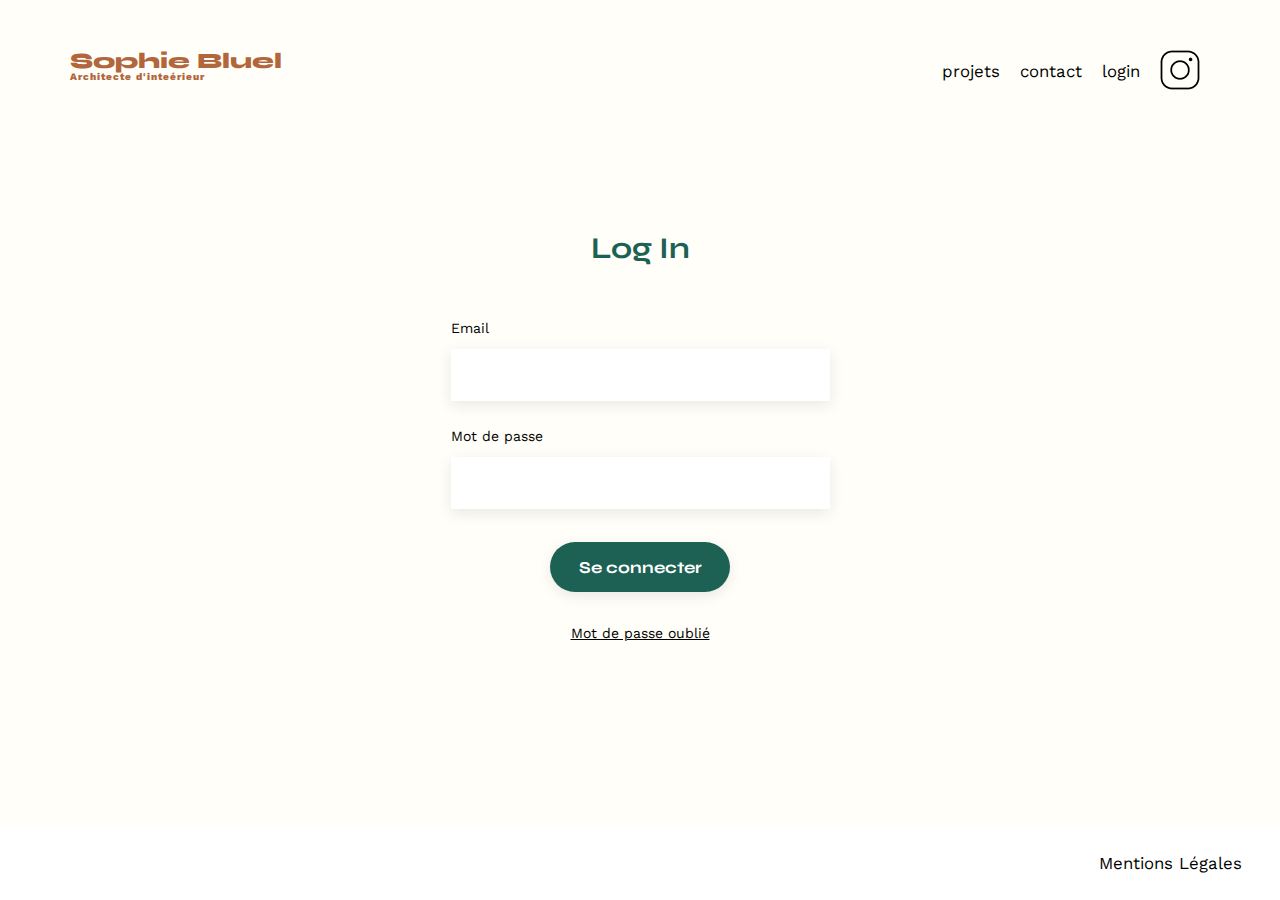
<file: FrontEnd/login/login.html>
<!DOCTYPE html>
<html lang="fr">
  <head>
    <meta charset="UTF-8" />
    <meta name="viewport" content="width=device-width, initial-scale=1.0" />
    <link rel="preconnect" href="https://fonts.googleapis.com" />
    <link rel="preconnect" href="https://fonts.gstatic.com" crossorigin />
    <link href="https://fonts.googleapis.com/css2?family=Syne:wght@700;800&family=Work+Sans&display=swap" rel="stylesheet" />
    <meta name="description" content="" />
    <link rel="stylesheet" href="../assets/style.css" />
    <link rel="stylesheet" href="./login.css" />

    <title>Sophie Bluel - Architecte d'intérieur</title>
  </head>
  <body class="login-body">
    <header>
      <h1>Sophie Bluel <span>Architecte d'inteérieur</span></h1>
      <nav>
        <ul>
          <li><a href="../index.html">projets</a></li>
          <li><a href="#">contact</a></li>
          <li><a href="login.html">login</a></li>
          <li><img src="../assets/icons/instagram.png" alt="Instagram" /></li>
        </ul>
      </nav>
    </header>
    <main>
      <section id="contact">
        <h2>Log In</h2>
        <form id="login-form" action="#" method="post">
          <label for="email">Email</label>
          <input type="email" name="email" id="email" />
          <span class="input-error email-error">Email invalide</span>
          <label for="password">Mot de passe</label>
          <input type="text" name="password" id="password" />
          <span class="input-error password-error">Mot de passe invalide</span>
          <input type="submit" value="Se connecter" />
          <a href="#">Mot de passe oublié</a>
        </form>
      </section>
    </main>
    <footer>
      <nav>
        <ul>
          <li>Mentions Légales</li>
        </ul>
      </nav>
    </footer>
    <script src="../index.js"></script>
    <script src="./login.js"></script>
  </body>
</html>
</file>
<file: FrontEnd/login/login.css>
.login-body {
  display: flex;
  flex-direction: column;
  height: 100vh;
}

header {
  width: 100%;
  max-width: 1140px;
  display: flex;
  justify-content: space-between;
  margin: 50px auto 140px auto;
}

main {
  width: 100%;
  max-width: none;
  margin: 0 0 auto 0;
}

#contact {
  max-width: 1140px;
}

form {
  max-width: 379px;
  margin: 0 auto;
}

form a {
  text-align: center;
  text-decoration: underline;
}

.input-error {
  color: red;
  font-size: 0.8rem;
  margin-top: 8px;
  font-weight: bold;
}

.email-error,
.password-error {
  display: none;
}

.email-error.active,
.password-error.active {
  display: block;
}

.email footer {
  margin-top: auto;
}
</file>
<file: FrontEnd/components/login/login.css>
.login-body {
  display: flex;
  flex-direction: column;
  height: 100vh;
}

header {
  width: 100%;
  max-width: 1140px;
  display: flex;
  justify-content: space-between;
  margin: 50px auto 140px auto;
}

main {
  width: 100%;
  max-width: none;
  margin: 0 0 auto 0;
}

#contact {
  max-width: 1140px;
}

form {
  max-width: 379px;
  margin: 0 auto;
}

form a {
  text-align: center;
  text-decoration: underline;
}

.error-message {
  color: red;
  font-size: 0.8rem;
  margin-top: 8px;
  font-weight: bold;
}

.error-message {
  display: none;
}

.error-message.active {
  display: block;
}

.email footer {
  margin-top: auto;
}
</file>
<file: FrontEnd/assets/style.css>
/* http://meyerweb.com/eric/tools/css/reset/
   v2.0 | 20110126
   License: none (public domain)
*/

html,
body,
div,
span,
applet,
object,
iframe,
h1,
h2,
h3,
h4,
h5,
h6,
p,
blockquote,
pre,
a,
abbr,
acronym,
address,
big,
cite,
code,
del,
dfn,
em,
img,
ins,
kbd,
q,
s,
samp,
small,
strike,
strong,
sub,
sup,
tt,
var,
b,
u,
i,
center,
dl,
dt,
dd,
ol,
ul,
li,
fieldset,
form,
label,
legend,
table,
caption,
tbody,
tfoot,
thead,
tr,
th,
td,
article,
aside,
canvas,
details,
embed,
figure,
figcaption,
footer,
header,
hgroup,
menu,
nav,
output,
ruby,
section,
summary,
time,
mark,
audio,
video {
  margin: 0;
  padding: 0;
  border: 0;
  font-size: 100%;
  font: inherit;
  vertical-align: baseline;
}
/* HTML5 display-role reset for older browsers */
article,
aside,
details,
figcaption,
figure,
footer,
header,
hgroup,
menu,
nav,
section {
  display: block;
}
body {
  line-height: 1;
}
ol,
ul {
  list-style: none;
}
blockquote,
q {
  quotes: none;
}
blockquote:before,
blockquote:after,
q:before,
q:after {
  content: '';
  content: none;
}
table {
  border-collapse: collapse;
  border-spacing: 0;
}
/** end reset css**/
body {
  position: relative;
  margin: auto;
  font-family: 'Work Sans';
  font-size: 14px;
  background-color: #fffef8;
}

a {
  text-decoration: none;
  color: #000;
}

.banner {
  display: none;
  padding: 20px 0;
  justify-content: center;
  gap: 10px;
  background-color: #000;
}

.banner.active {
  display: flex;
}

.banner__icon,
.banner__text {
  color: #ffffff;
}

.head-content {
  max-width: 1140px;
  display: flex;
  justify-content: space-between;
  margin: 50px auto;
}

section {
  margin: 50px 0;
}

h1 {
  display: flex;
  flex-direction: column;
  font-family: 'Syne';
  font-size: 22px;
  font-weight: 800;
  color: #b1663c;
}

h1 > span {
  font-family: 'Work Sans';
  font-size: 10px;
  letter-spacing: 0.1em;
}

h2 {
  font-family: 'Syne';
  font-weight: 700;
  font-size: 30px;
  color: #1d6154;
}
nav ul {
  display: flex;
  align-items: center;
  list-style-type: none;
}
nav li {
  padding: 0 10px;
  font-size: 1.2em;
}

nav a:hover {
  color: #b1663c;
  cursor: pointer;
}

li:hover {
  color: #b1663c;
}

.menu__login,
.menu__logout {
  display: none;
}

.menu__login.active,
.menu__logout.active {
  display: block;
}

main {
  max-width: 1140px;
  margin: auto;
}

#introduction {
  display: flex;
  align-items: center;
  margin: 140px 0;
}
#introduction figure {
  flex: 1;
}
#introduction img {
  display: block;
  margin: auto;
  width: 80%;
}

#introduction article {
  flex: 1;
}
#introduction h2 {
  margin-bottom: 1em;
}

#introduction p {
  margin-bottom: 0.5em;
}

.project-headline {
  display: flex;
  align-items: center;
  justify-content: center;
  gap: 30px;
}

.project-headline__title {
  text-align: center;
}

.modal {
  border: none;
}

.modal--close {
  align-self: flex-end;
  font-size: 1.5rem;
  background-color: transparent;
  border: none;
}

.modal--close:hover {
  opacity: 0.7;
  cursor: pointer;
}

.modal h3 {
  font-size: 1.625rem;
  text-align: center;
}

.modal span {
  content: '';
  width: 100%;
  height: 4px;
  margin: auto 0 38px 0;
  background-color: #b3b3b3;
}

.modal-projects {
  display: grid;
  grid-template-columns: repeat(4, 1fr);
  row-gap: 27px;
  column-gap: 9px;
}

.modal-card {
  position: relative;
}

.modal-card--delete {
  z-index: 10;
  position: absolute;
  right: 0;
}

.modal-card img {
  width: 80px;
  height: 102px;
}

.project-headline__edit-btn {
  display: none;
  gap: 10px;
  background-color: transparent;
  border: 0;
}

.project-headline__edit-btn.active {
  display: flex;
}

.project-headline__edit-btn:hover {
  color: #b1663c;
  cursor: pointer;
}

.filter-container {
  display: flex;
  justify-content: center;
  gap: 10px;
  margin: 51px 0;
}

.filter-btn {
  min-width: 100px;
  padding: 9px 15px;
  background-color: transparent;
  border: 1px solid #1d6154;
  border-radius: 60px;
  font-size: 16px;
  color: #1d6154;
  transition: 0.3s ease;
}

.filter-btn:hover,
.filter-btn.active {
  background-color: #1d6154;
  color: white;
  cursor: pointer;
}

.gallery {
  width: 100%;
  display: grid;
  grid-template-columns: 1fr 1fr 1fr;
  grid-column-gap: 20px;
  grid-row-gap: 20px;
}

.gallery img {
  width: 100%;
}
#contact {
  width: 50%;
  margin: auto;
}
#contact > * {
  text-align: center;
}
#contact h2 {
  margin-bottom: 20px;
}
#contact form {
  text-align: left;
  margin-top: 30px;
  display: flex;
  flex-direction: column;
}

#contact input {
  height: 50px;
  font-size: 1.2em;
  border: none;
  box-shadow: 0px 4px 14px rgba(0, 0, 0, 0.09);
}
#contact label {
  margin: 2em 0 1em 0;
}
#contact textarea {
  border: none;
  box-shadow: 0px 4px 14px rgba(0, 0, 0, 0.09);
}

input[type='submit'] {
  font-family: 'Syne';
  font-weight: 700;
  color: white;
  background-color: #1d6154;
  margin: 2em auto;
  width: 180px;
  text-align: center;
  border-radius: 60px;
}

input[type='submit']:hover {
  cursor: pointer;
}

footer nav ul {
  display: flex;
  justify-content: flex-end;
  padding: 2em;
  background-color: #ffffff;
}
</file>
